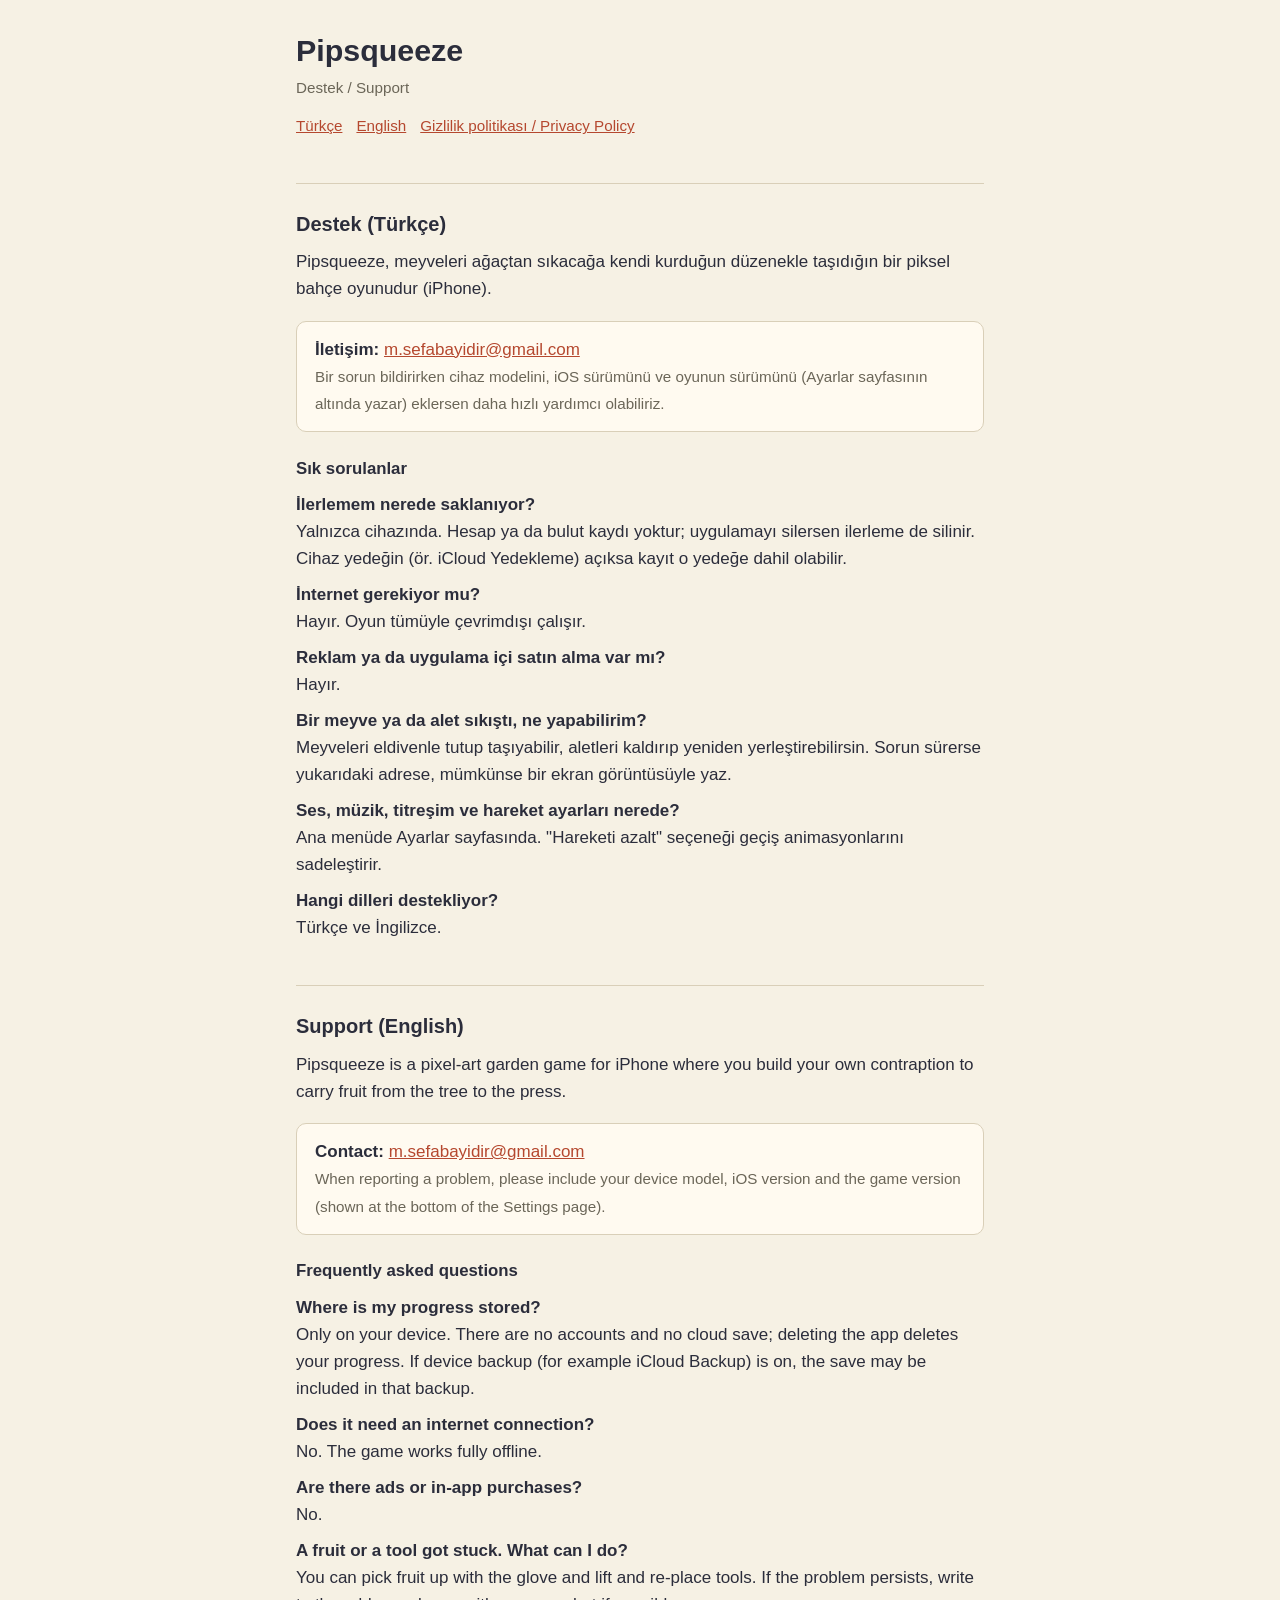
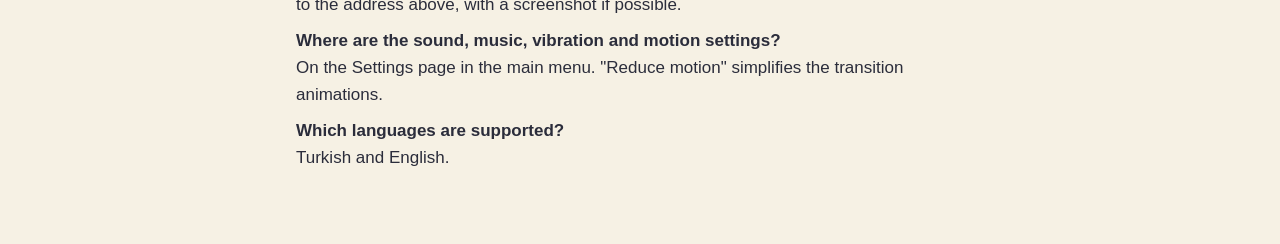
<file: index.html>
<!doctype html>
<html lang="tr">
<head>
<meta charset="utf-8">
<meta name="viewport" content="width=device-width,initial-scale=1">
<title>Pipsqueeze: Destek / Support</title>
<meta name="description" content="Pipsqueeze destek sayfası / Pipsqueeze support page">
<link rel="stylesheet" href="style.css">
</head>
<body>
<main>
<h1>Pipsqueeze</h1>
<p class="mut">Destek / Support</p>
<nav><a href="#tr">Türkçe</a><a href="#en">English</a><a href="privacy.html">Gizlilik politikası / Privacy Policy</a></nav>

<h2 id="tr">Destek (Türkçe)</h2>
<p>Pipsqueeze, meyveleri ağaçtan sıkacağa kendi kurduğun düzenekle taşıdığın bir piksel bahçe oyunudur (iPhone).</p>
<div class="card">
<strong>İletişim:</strong> <a href="mailto:m.sefabayidir@gmail.com">m.sefabayidir@gmail.com</a><br>
<span class="mut">Bir sorun bildirirken cihaz modelini, iOS sürümünü ve oyunun sürümünü (Ayarlar sayfasının altında yazar) eklersen daha hızlı yardımcı olabiliriz.</span>
</div>
<h3>Sık sorulanlar</h3>
<p><strong>İlerlemem nerede saklanıyor?</strong><br>Yalnızca cihazında. Hesap ya da bulut kaydı yoktur; uygulamayı silersen ilerleme de silinir. Cihaz yedeğin (ör. iCloud Yedekleme) açıksa kayıt o yedeğe dahil olabilir.</p>
<p><strong>İnternet gerekiyor mu?</strong><br>Hayır. Oyun tümüyle çevrimdışı çalışır.</p>
<p><strong>Reklam ya da uygulama içi satın alma var mı?</strong><br>Hayır.</p>
<p><strong>Bir meyve ya da alet sıkıştı, ne yapabilirim?</strong><br>Meyveleri eldivenle tutup taşıyabilir, aletleri kaldırıp yeniden yerleştirebilirsin. Sorun sürerse yukarıdaki adrese, mümkünse bir ekran görüntüsüyle yaz.</p>
<p><strong>Ses, müzik, titreşim ve hareket ayarları nerede?</strong><br>Ana menüde Ayarlar sayfasında. "Hareketi azalt" seçeneği geçiş animasyonlarını sadeleştirir.</p>
<p><strong>Hangi dilleri destekliyor?</strong><br>Türkçe ve İngilizce.</p>

<h2 id="en">Support (English)</h2>
<p>Pipsqueeze is a pixel-art garden game for iPhone where you build your own contraption to carry fruit from the tree to the press.</p>
<div class="card">
<strong>Contact:</strong> <a href="mailto:m.sefabayidir@gmail.com">m.sefabayidir@gmail.com</a><br>
<span class="mut">When reporting a problem, please include your device model, iOS version and the game version (shown at the bottom of the Settings page).</span>
</div>
<h3>Frequently asked questions</h3>
<p><strong>Where is my progress stored?</strong><br>Only on your device. There are no accounts and no cloud save; deleting the app deletes your progress. If device backup (for example iCloud Backup) is on, the save may be included in that backup.</p>
<p><strong>Does it need an internet connection?</strong><br>No. The game works fully offline.</p>
<p><strong>Are there ads or in-app purchases?</strong><br>No.</p>
<p><strong>A fruit or a tool got stuck. What can I do?</strong><br>You can pick fruit up with the glove and lift and re-place tools. If the problem persists, write to the address above, with a screenshot if possible.</p>
<p><strong>Where are the sound, music, vibration and motion settings?</strong><br>On the Settings page in the main menu. "Reduce motion" simplifies the transition animations.</p>
<p><strong>Which languages are supported?</strong><br>Turkish and English.</p>
</main>
</body>
</html>
</file>
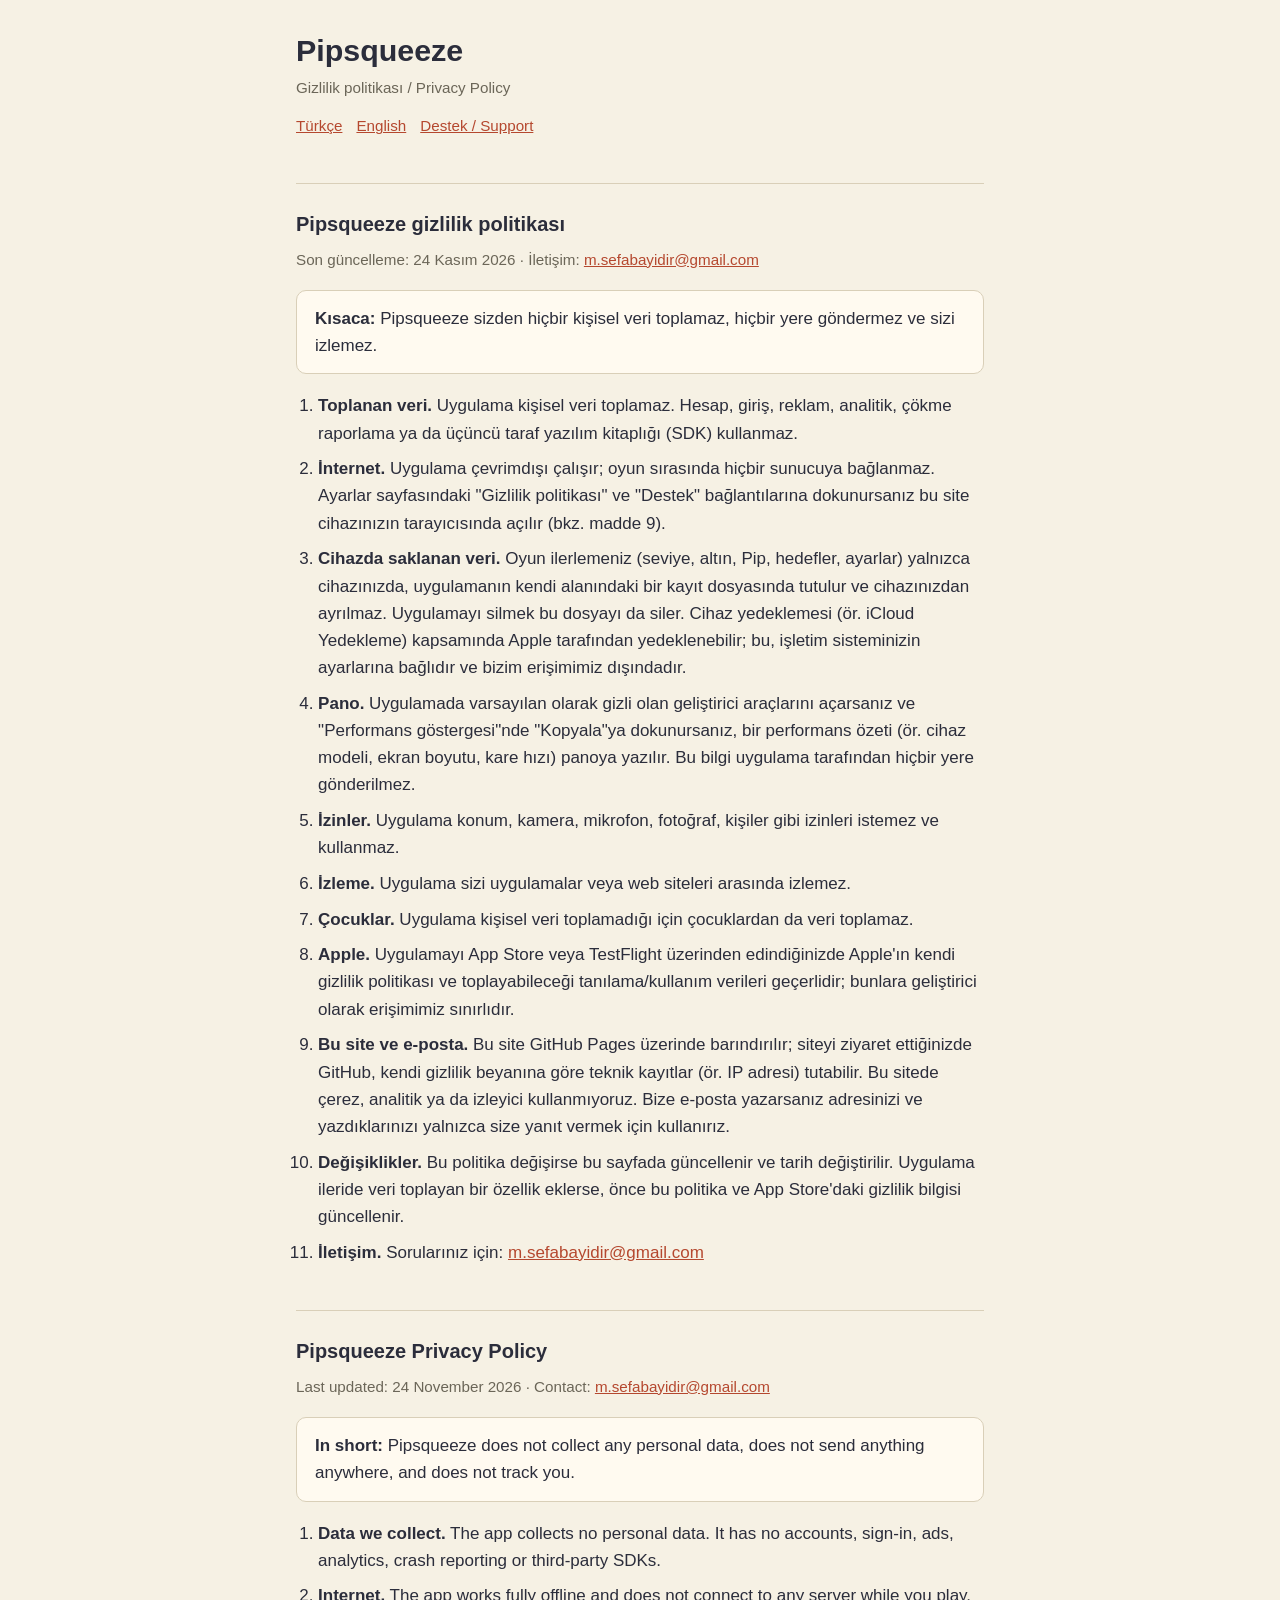
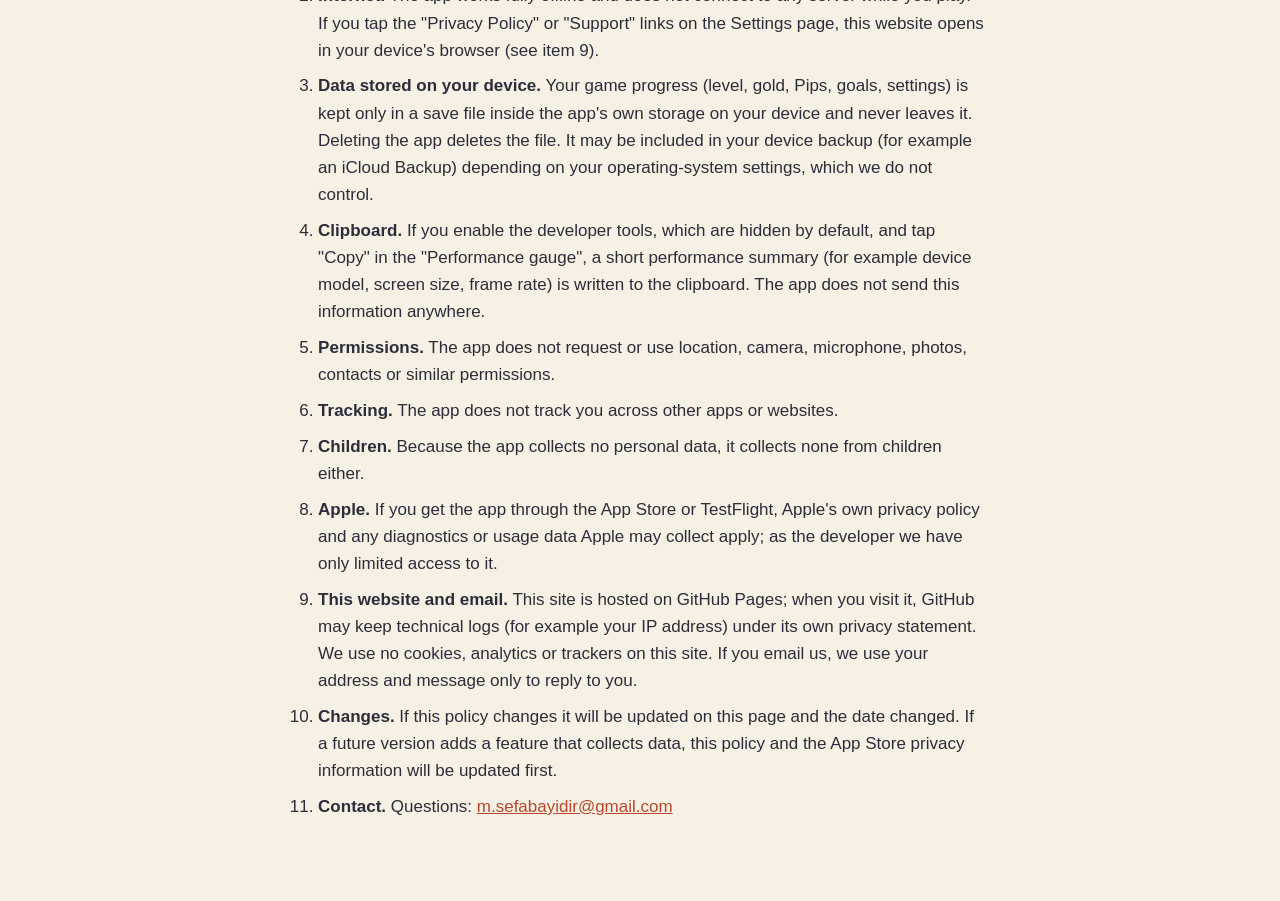
<file: privacy.html>
<!doctype html>
<html lang="tr">
<head>
<meta charset="utf-8">
<meta name="viewport" content="width=device-width,initial-scale=1">
<title>Pipsqueeze: Gizlilik politikası / Privacy Policy</title>
<meta name="description" content="Pipsqueeze gizlilik politikası / Pipsqueeze privacy policy">
<link rel="stylesheet" href="style.css">
</head>
<body>
<main>
<h1>Pipsqueeze</h1>
<p class="mut">Gizlilik politikası / Privacy Policy</p>
<nav><a href="#tr">Türkçe</a><a href="#en">English</a><a href="index.html">Destek / Support</a></nav>

<h2 id="tr">Pipsqueeze gizlilik politikası</h2>
<p class="mut">Son güncelleme: 24 Kasım 2026 · İletişim: <a href="mailto:m.sefabayidir@gmail.com">m.sefabayidir@gmail.com</a></p>
<div class="card"><strong>Kısaca:</strong> Pipsqueeze sizden hiçbir kişisel veri toplamaz, hiçbir yere göndermez ve sizi izlemez.</div>
<ol>
<li><strong>Toplanan veri.</strong> Uygulama kişisel veri toplamaz. Hesap, giriş, reklam, analitik, çökme raporlama ya da üçüncü taraf yazılım kitaplığı (SDK) kullanmaz.</li>
<li><strong>İnternet.</strong> Uygulama çevrimdışı çalışır; oyun sırasında hiçbir sunucuya bağlanmaz. Ayarlar sayfasındaki "Gizlilik politikası" ve "Destek" bağlantılarına dokunursanız bu site cihazınızın tarayıcısında açılır (bkz. madde 9).</li>
<li><strong>Cihazda saklanan veri.</strong> Oyun ilerlemeniz (seviye, altın, Pip, hedefler, ayarlar) yalnızca cihazınızda, uygulamanın kendi alanındaki bir kayıt dosyasında tutulur ve cihazınızdan ayrılmaz. Uygulamayı silmek bu dosyayı da siler. Cihaz yedeklemesi (ör. iCloud Yedekleme) kapsamında Apple tarafından yedeklenebilir; bu, işletim sisteminizin ayarlarına bağlıdır ve bizim erişimimiz dışındadır.</li>
<li><strong>Pano.</strong> Uygulamada varsayılan olarak gizli olan geliştirici araçlarını açarsanız ve "Performans göstergesi"nde "Kopyala"ya dokunursanız, bir performans özeti (ör. cihaz modeli, ekran boyutu, kare hızı) panoya yazılır. Bu bilgi uygulama tarafından hiçbir yere gönderilmez.</li>
<li><strong>İzinler.</strong> Uygulama konum, kamera, mikrofon, fotoğraf, kişiler gibi izinleri istemez ve kullanmaz.</li>
<li><strong>İzleme.</strong> Uygulama sizi uygulamalar veya web siteleri arasında izlemez.</li>
<li><strong>Çocuklar.</strong> Uygulama kişisel veri toplamadığı için çocuklardan da veri toplamaz.</li>
<li><strong>Apple.</strong> Uygulamayı App Store veya TestFlight üzerinden edindiğinizde Apple'ın kendi gizlilik politikası ve toplayabileceği tanılama/kullanım verileri geçerlidir; bunlara geliştirici olarak erişimimiz sınırlıdır.</li>
<li><strong>Bu site ve e-posta.</strong> Bu site GitHub Pages üzerinde barındırılır; siteyi ziyaret ettiğinizde GitHub, kendi gizlilik beyanına göre teknik kayıtlar (ör. IP adresi) tutabilir. Bu sitede çerez, analitik ya da izleyici kullanmıyoruz. Bize e-posta yazarsanız adresinizi ve yazdıklarınızı yalnızca size yanıt vermek için kullanırız.</li>
<li><strong>Değişiklikler.</strong> Bu politika değişirse bu sayfada güncellenir ve tarih değiştirilir. Uygulama ileride veri toplayan bir özellik eklerse, önce bu politika ve App Store'daki gizlilik bilgisi güncellenir.</li>
<li><strong>İletişim.</strong> Sorularınız için: <a href="mailto:m.sefabayidir@gmail.com">m.sefabayidir@gmail.com</a></li>
</ol>

<h2 id="en">Pipsqueeze Privacy Policy</h2>
<p class="mut">Last updated: 24 November 2026 · Contact: <a href="mailto:m.sefabayidir@gmail.com">m.sefabayidir@gmail.com</a></p>
<div class="card"><strong>In short:</strong> Pipsqueeze does not collect any personal data, does not send anything anywhere, and does not track you.</div>
<ol>
<li><strong>Data we collect.</strong> The app collects no personal data. It has no accounts, sign-in, ads, analytics, crash reporting or third-party SDKs.</li>
<li><strong>Internet.</strong> The app works fully offline and does not connect to any server while you play. If you tap the "Privacy Policy" or "Support" links on the Settings page, this website opens in your device's browser (see item 9).</li>
<li><strong>Data stored on your device.</strong> Your game progress (level, gold, Pips, goals, settings) is kept only in a save file inside the app's own storage on your device and never leaves it. Deleting the app deletes the file. It may be included in your device backup (for example an iCloud Backup) depending on your operating-system settings, which we do not control.</li>
<li><strong>Clipboard.</strong> If you enable the developer tools, which are hidden by default, and tap "Copy" in the "Performance gauge", a short performance summary (for example device model, screen size, frame rate) is written to the clipboard. The app does not send this information anywhere.</li>
<li><strong>Permissions.</strong> The app does not request or use location, camera, microphone, photos, contacts or similar permissions.</li>
<li><strong>Tracking.</strong> The app does not track you across other apps or websites.</li>
<li><strong>Children.</strong> Because the app collects no personal data, it collects none from children either.</li>
<li><strong>Apple.</strong> If you get the app through the App Store or TestFlight, Apple's own privacy policy and any diagnostics or usage data Apple may collect apply; as the developer we have only limited access to it.</li>
<li><strong>This website and email.</strong> This site is hosted on GitHub Pages; when you visit it, GitHub may keep technical logs (for example your IP address) under its own privacy statement. We use no cookies, analytics or trackers on this site. If you email us, we use your address and message only to reply to you.</li>
<li><strong>Changes.</strong> If this policy changes it will be updated on this page and the date changed. If a future version adds a feature that collects data, this policy and the App Store privacy information will be updated first.</li>
<li><strong>Contact.</strong> Questions: <a href="mailto:m.sefabayidir@gmail.com">m.sefabayidir@gmail.com</a></li>
</ol>
</main>
</body>
</html>
</file>
<file: style.css>
:root{--bg:#f6f1e4;--fg:#2b2d3b;--mut:#6b6658;--acc:#b5482f;--card:#fffaf0;--line:#d9cfb8}
@media (prefers-color-scheme:dark){:root{--bg:#2b2d3b;--fg:#f1ead9;--mut:#b3ad9c;--acc:#f0a35e;--card:#353848;--line:#4a4d60}}
*{box-sizing:border-box}
body{margin:0;background:var(--bg);color:var(--fg);font:17px/1.6 -apple-system,BlinkMacSystemFont,"Segoe UI",Roboto,Helvetica,Arial,sans-serif}
main{max-width:720px;margin:0 auto;padding:32px 16px 64px}
h1{font-size:1.9rem;line-height:1.2;margin:0 0 4px}
h2{font-size:1.25rem;margin:2.2em 0 .4em;padding-top:1.2em;border-top:1px solid var(--line)}
h3{font-size:1.05rem;margin:1.4em 0 .2em}
p,li{margin:.5em 0}
a{color:var(--acc)}
.mut{color:var(--mut);font-size:.95rem}
.card{background:var(--card);border:1px solid var(--line);border-radius:10px;padding:14px 18px;margin:18px 0}
nav{margin:14px 0 0;font-size:.95rem}
nav a{margin-right:14px}
ol{padding-left:1.3em}
</file>
